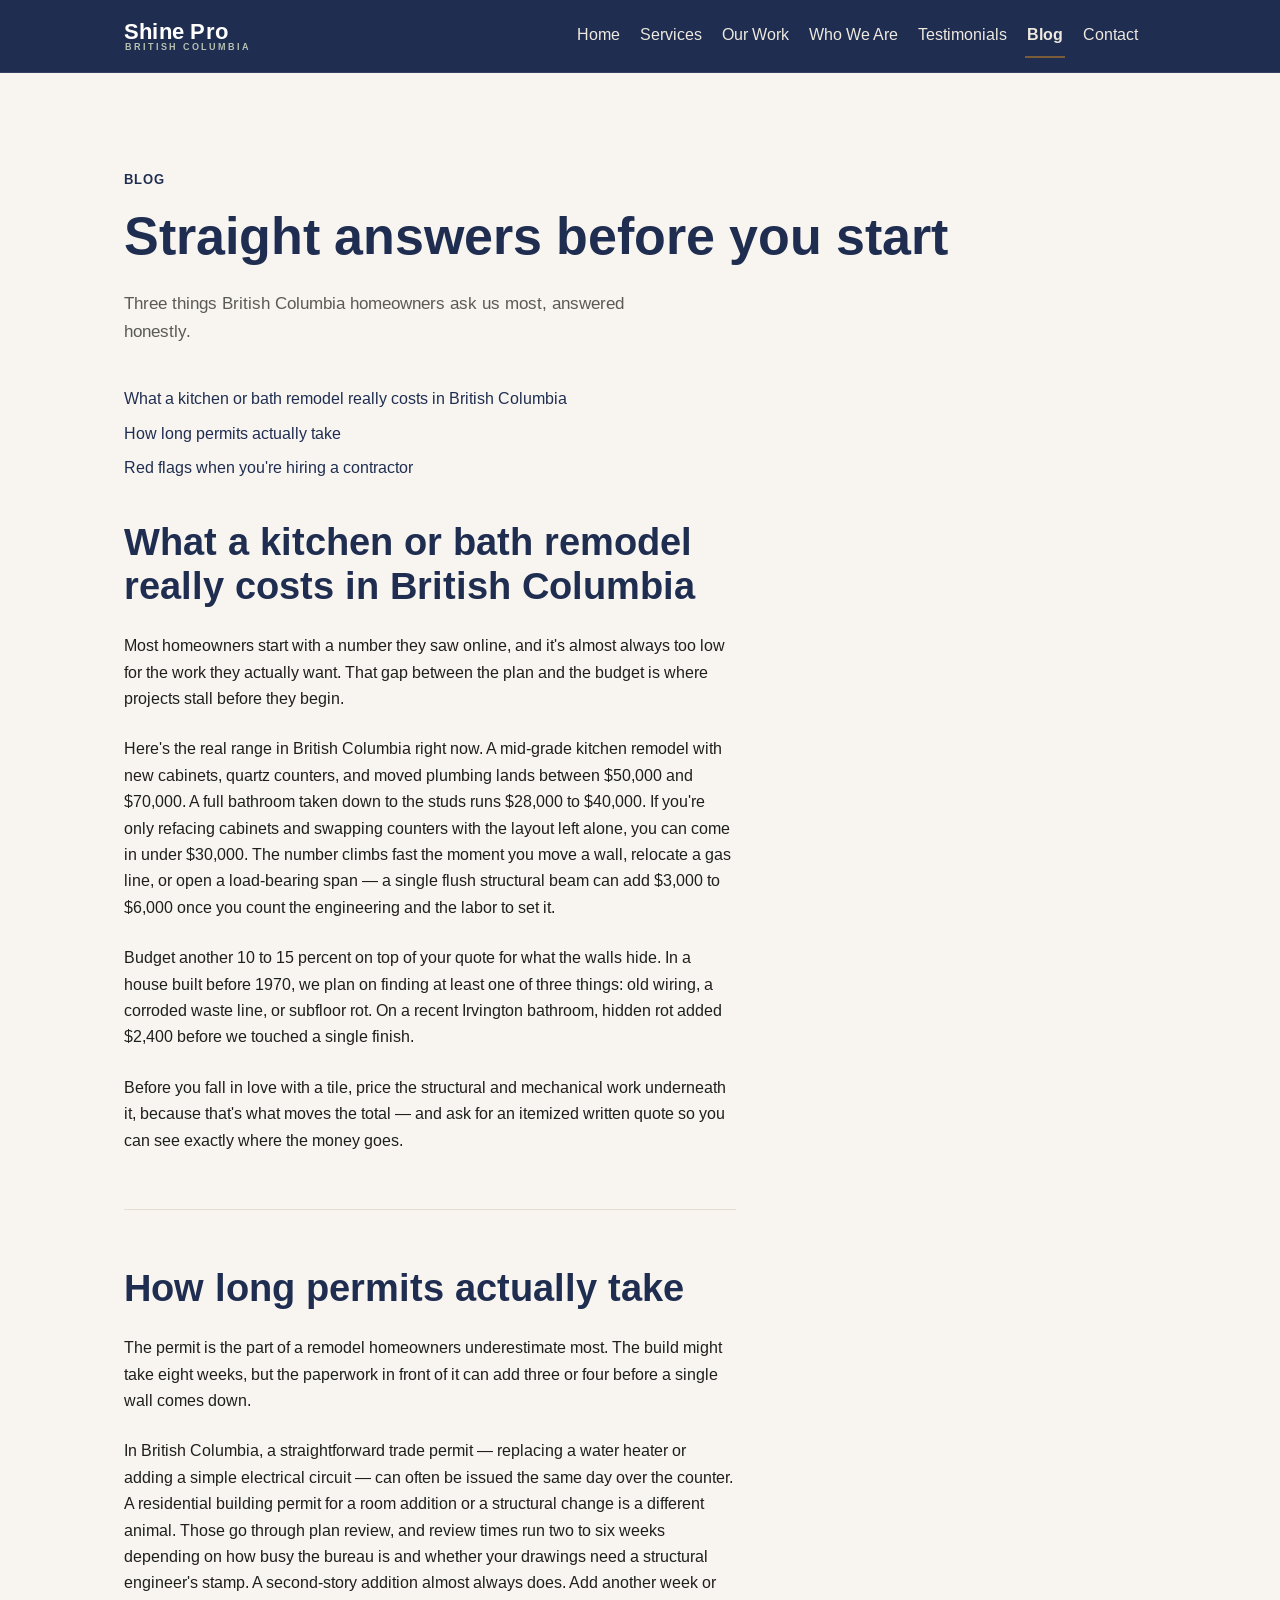
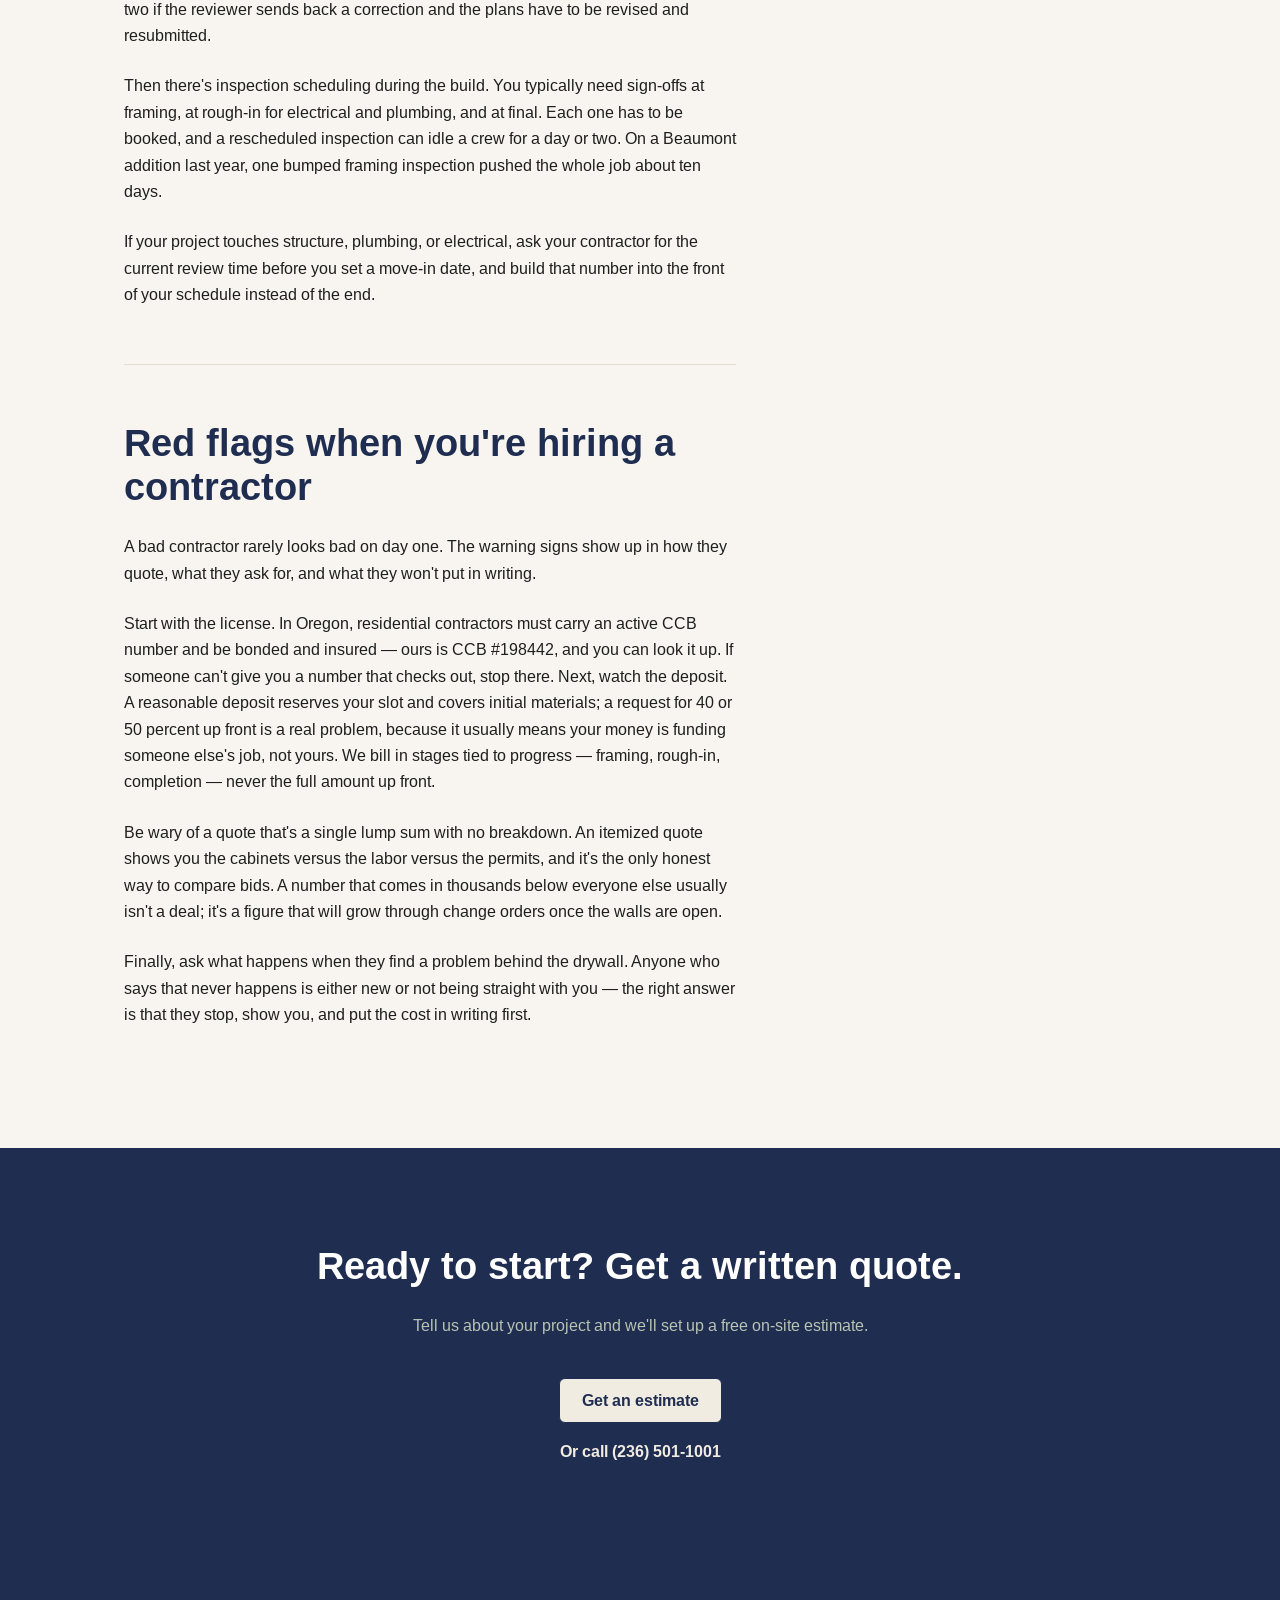
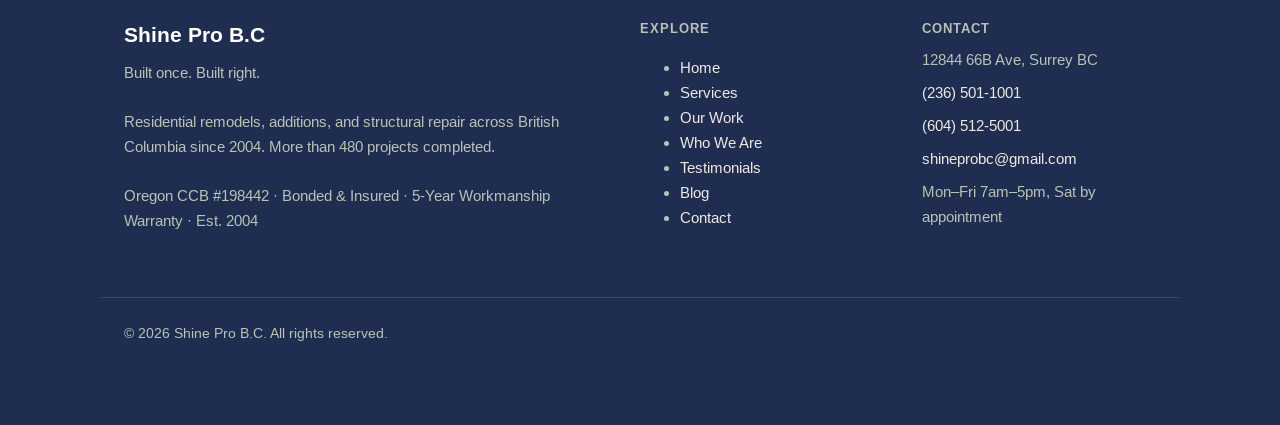
<file: blog.html>
<!doctype html>
<html lang="en">
<head>
  <meta charset="utf-8">
  <meta name="viewport" content="width=device-width, initial-scale=1">
  <meta name="color-scheme" content="light">
  <title>Blog — Shine Pro B.C</title>
  <meta name="description" content="Straight answers on remodel budgets, permit timelines, and hiring a contractor in British Columbia, from the crew at Shine Pro B.C.">
  <link rel="canonical" href="https://www.everwoodconstruction.com/blog.html">
  <link rel="icon" type="image/svg+xml" href="assets/favicon.svg">
  <link rel="apple-touch-icon" href="assets/apple-touch-icon.png">
  <link rel="preconnect" href="https://fonts.googleapis.com">
  <link rel="preconnect" href="https://fonts.gstatic.com" crossorigin>
  <!-- Fonts loaded non-render-blocking (font-display: swap); main.css is the only render-blocking stylesheet. -->
  <link rel="preload" as="style" href="https://fonts.googleapis.com/css2?family=Arimo:wght@400;500;600;700&display=swap">
  <link rel="stylesheet" href="https://fonts.googleapis.com/css2?family=Arimo:wght@400;500;600;700&display=swap" media="print" onload="this.media='all'">
  <noscript><link rel="stylesheet" href="https://fonts.googleapis.com/css2?family=Arimo:wght@400;500;600;700&display=swap"></noscript>
  <link rel="stylesheet" href="css/main.css">
  <!-- Analytics slot: paste your GA4 snippet here before launch.
       <script async src="https://www.googletagmanager.com/gtag/js?id=G-XXXXXXXXXX"></script>
       <script>window.dataLayer=window.dataLayer||[];function gtag(){dataLayer.push(arguments);}gtag('js',new Date());gtag('config','G-XXXXXXXXXX');</script> -->
</head>
<body>
<a class="skip-link" href="#main">Skip to content</a>
<header class="site-header">
  <div class="container header-inner">
    <a class="wordmark" href="index.html" aria-label="Shine Pro B.C — home">
      <svg class="wordmark-svg" viewBox="0 0 150 34" role="img" aria-hidden="true" focusable="false" height="34">
        <text x="0" y="20" font-family="'Arimo', Arial, sans-serif" font-weight="700" font-size="22" fill="#ffffff">Shine Pro</text>
        <text x="1" y="31" font-family="'Arimo', Arial, sans-serif" font-weight="600" font-size="9" letter-spacing="2" fill="#B9C3B4">BRITISH COLUMBIA</text>
      </svg>
    </a>
    <nav class="nav-desktop" aria-label="Primary">
      <ul><li><a href="index.html">Home</a></li><li><a href="services.html">Services</a></li><li><a href="projects.html">Our Work</a></li><li><a href="about.html">Who We Are</a></li><li><a href="testimonials.html">Testimonials</a></li><li><a href="blog.html" aria-current="page">Blog</a></li><li><a href="contact.html">Contact</a></li></ul>
    </nav>
    <div class="header-actions">
      <button class="nav-toggle" type="button" aria-label="Open menu" aria-expanded="false" aria-controls="drawer">
        <svg width="24" height="24" viewBox="0 0 24 24" aria-hidden="true" focusable="false"><path fill="currentColor" d="M3 6h18v2H3zm0 5h18v2H3zm0 5h18v2H3z"/></svg>
      </button>
    </div>
  </div>
  <div class="scrim"></div>
  <aside id="drawer" class="drawer" aria-label="Menu" aria-hidden="true">
    <div class="drawer-head">
      <span class="wordmark" aria-hidden="true">
        <svg class="wordmark-svg" viewBox="0 0 150 34" aria-hidden="true" focusable="false" height="34">
          <text x="0" y="20" font-family="'Arimo', Arial, sans-serif" font-weight="700" font-size="22" fill="#ffffff">Shine Pro</text>
          <text x="1" y="31" font-family="'Arimo', Arial, sans-serif" font-weight="600" font-size="9" letter-spacing="2" fill="#B9C3B4">BRITISH COLUMBIA</text>
        </svg>
      </span>
      <button class="nav-toggle drawer-close" type="button" aria-label="Close menu">
        <svg width="24" height="24" viewBox="0 0 24 24" aria-hidden="true" focusable="false"><path fill="currentColor" d="M6.4 5 5 6.4 10.6 12 5 17.6 6.4 19 12 13.4 17.6 19 19 17.6 13.4 12 19 6.4 17.6 5 12 10.6z"/></svg>
      </button>
    </div>
    <nav aria-label="Mobile">
      <ul><li><a href="index.html">Home</a></li><li><a href="services.html">Services</a></li><li><a href="projects.html">Our Work</a></li><li><a href="about.html">Who We Are</a></li><li><a href="testimonials.html">Testimonials</a></li><li><a href="blog.html" aria-current="page">Blog</a></li><li><a href="contact.html">Contact</a></li></ul>
    </nav>
    <div class="drawer-foot">
      <a class="drawer-phone" href="tel:+12365011001">Call (236) 501-1001</a>
      <a class="btn drawer-cta" href="contact.html">Get an estimate</a>
    </div>
  </aside>
</header>
<main id="main">

<section class="section" aria-labelledby="blog-heading">
  <div class="container">
    <p class="eyebrow">Blog</p>
    <h1 id="blog-heading">Straight answers before you start</h1>
    <p class="page-subhead">Three things British Columbia homeowners ask us most, answered honestly.</p>
    <ul class="post-index" style="margin-top:var(--space-5)">
      <li><a href="#remodel-budgeting">What a kitchen or bath remodel really costs in British Columbia</a></li>
      <li><a href="#permit-timelines">How long permits actually take</a></li>
      <li><a href="#contractor-red-flags">Red flags when you're hiring a contractor</a></li>
    </ul>

    <article class="article fade-up">
      <h2 id="remodel-budgeting">What a kitchen or bath remodel really costs in British Columbia</h2>
      <p>Most homeowners start with a number they saw online, and it's almost always too low for the work they actually want. That gap between the plan and the budget is where projects stall before they begin.</p>
      <p>Here's the real range in British Columbia right now. A mid-grade kitchen remodel with new cabinets, quartz counters, and moved plumbing lands between $50,000 and $70,000. A full bathroom taken down to the studs runs $28,000 to $40,000. If you're only refacing cabinets and swapping counters with the layout left alone, you can come in under $30,000. The number climbs fast the moment you move a wall, relocate a gas line, or open a load-bearing span — a single flush structural beam can add $3,000 to $6,000 once you count the engineering and the labor to set it.</p>
      <p>Budget another 10 to 15 percent on top of your quote for what the walls hide. In a house built before 1970, we plan on finding at least one of three things: old wiring, a corroded waste line, or subfloor rot. On a recent Irvington bathroom, hidden rot added $2,400 before we touched a single finish.</p>
      <p>Before you fall in love with a tile, price the structural and mechanical work underneath it, because that's what moves the total — and ask for an itemized written quote so you can see exactly where the money goes.</p>
    </article>

    <article class="article fade-up">
      <h2 id="permit-timelines">How long permits actually take</h2>
      <p>The permit is the part of a remodel homeowners underestimate most. The build might take eight weeks, but the paperwork in front of it can add three or four before a single wall comes down.</p>
      <p>In British Columbia, a straightforward trade permit — replacing a water heater or adding a simple electrical circuit — can often be issued the same day over the counter. A residential building permit for a room addition or a structural change is a different animal. Those go through plan review, and review times run two to six weeks depending on how busy the bureau is and whether your drawings need a structural engineer's stamp. A second-story addition almost always does. Add another week or two if the reviewer sends back a correction and the plans have to be revised and resubmitted.</p>
      <p>Then there's inspection scheduling during the build. You typically need sign-offs at framing, at rough-in for electrical and plumbing, and at final. Each one has to be booked, and a rescheduled inspection can idle a crew for a day or two. On a Beaumont addition last year, one bumped framing inspection pushed the whole job about ten days.</p>
      <p>If your project touches structure, plumbing, or electrical, ask your contractor for the current review time before you set a move-in date, and build that number into the front of your schedule instead of the end.</p>
    </article>

    <article class="article fade-up">
      <h2 id="contractor-red-flags">Red flags when you're hiring a contractor</h2>
      <p>A bad contractor rarely looks bad on day one. The warning signs show up in how they quote, what they ask for, and what they won't put in writing.</p>
      <p>Start with the license. In Oregon, residential contractors must carry an active CCB number and be bonded and insured — ours is CCB #198442, and you can look it up. If someone can't give you a number that checks out, stop there. Next, watch the deposit. A reasonable deposit reserves your slot and covers initial materials; a request for 40 or 50 percent up front is a real problem, because it usually means your money is funding someone else's job, not yours. We bill in stages tied to progress — framing, rough-in, completion — never the full amount up front.</p>
      <p>Be wary of a quote that's a single lump sum with no breakdown. An itemized quote shows you the cabinets versus the labor versus the permits, and it's the only honest way to compare bids. A number that comes in thousands below everyone else usually isn't a deal; it's a figure that will grow through change orders once the walls are open.</p>
      <p>Finally, ask what happens when they find a problem behind the drywall. Anyone who says that never happens is either new or not being straight with you — the right answer is that they stop, show you, and put the cost in writing first.</p>
    </article>
  </div>
</section>

</main>

<section class="cta-block section" aria-labelledby="cta-heading">
  <div class="container">
    <h2 id="cta-heading">Ready to start? Get a written quote.</h2>
    <p>Tell us about your project and we'll set up a free on-site estimate.</p>
    <a class="btn" href="contact.html">Get an estimate</a>
    <a class="cta-phone" href="tel:+12365011001">Or call (236) 501-1001</a>
  </div>
</section>
<footer class="site-footer">
  <div class="container footer-grid">
    <div class="footer-brand">
      <p class="f-name">Shine Pro B.C</p>
      <p>Built once. Built right.</p>
      <p>Residential remodels, additions, and structural repair across British Columbia since 2004. More than 480 projects completed.</p>
      <p>Oregon CCB #198442 · Bonded &amp; Insured · 5-Year Workmanship Warranty · Est. 2004</p>
    </div>
    <nav class="footer-nav" aria-label="Footer">
      <p class="footer-heading">Explore</p>
      <ul><li><a href="index.html">Home</a></li><li><a href="services.html">Services</a></li><li><a href="projects.html">Our Work</a></li><li><a href="about.html">Who We Are</a></li><li><a href="testimonials.html">Testimonials</a></li><li><a href="blog.html">Blog</a></li><li><a href="contact.html">Contact</a></li></ul>
    </nav>
    <div class="footer-contact">
      <p class="footer-heading">Contact</p>
      <p>12844 66B Ave, Surrey BC</p>
      <p><a href="tel:+12365011001">(236) 501-1001</a></p>
      <p><a href="tel:+16045125001">(604) 512-5001</a></p>
      <p><a href="mailto:shineprobc@gmail.com">shineprobc@gmail.com</a></p>
      <p>Mon–Fri 7am–5pm, Sat by appointment</p>
    </div>
  </div>
  <div class="container footer-bottom">
    <p>&copy; 2026 Shine Pro B.C. All rights reserved.</p>
  </div>
</footer>
<nav class="mobile-bar" aria-label="Quick actions">
  <a class="mb-call" href="tel:+12365011001">
    <svg width="18" height="18" viewBox="0 0 24 24" aria-hidden="true" focusable="false"><path fill="currentColor" d="M6.6 10.8a15 15 0 0 0 6.6 6.6l2.2-2.2a1 1 0 0 1 1-.25 11.4 11.4 0 0 0 3.6.58 1 1 0 0 1 1 1V20a1 1 0 0 1-1 1A17 17 0 0 1 3 4a1 1 0 0 1 1-1h3.5a1 1 0 0 1 1 1 11.4 11.4 0 0 0 .58 3.6 1 1 0 0 1-.25 1z"/></svg>
    Call (236) 501-1001
  </a>
  <a class="btn mb-quote" href="contact.html">Get an estimate</a>
</nav>
<script src="js/main.js" defer></script>
</body>
</html>
</file>
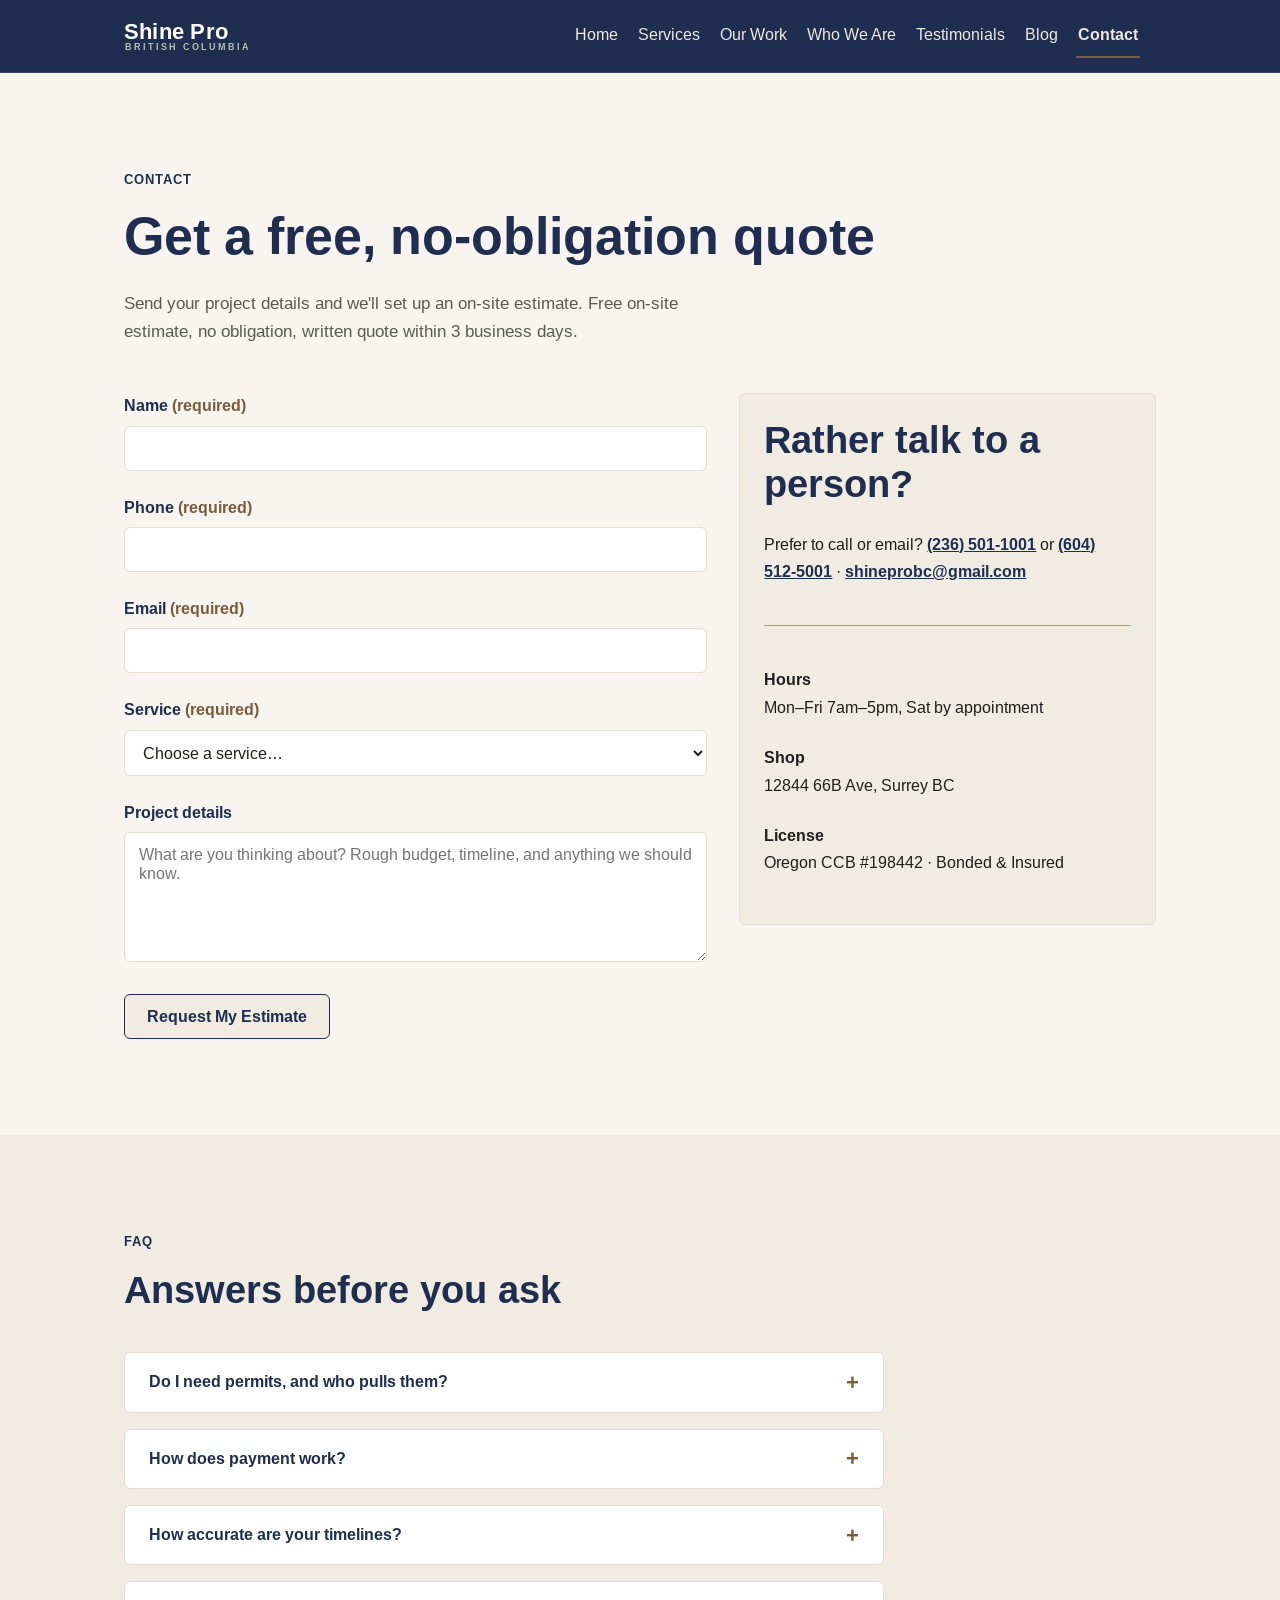
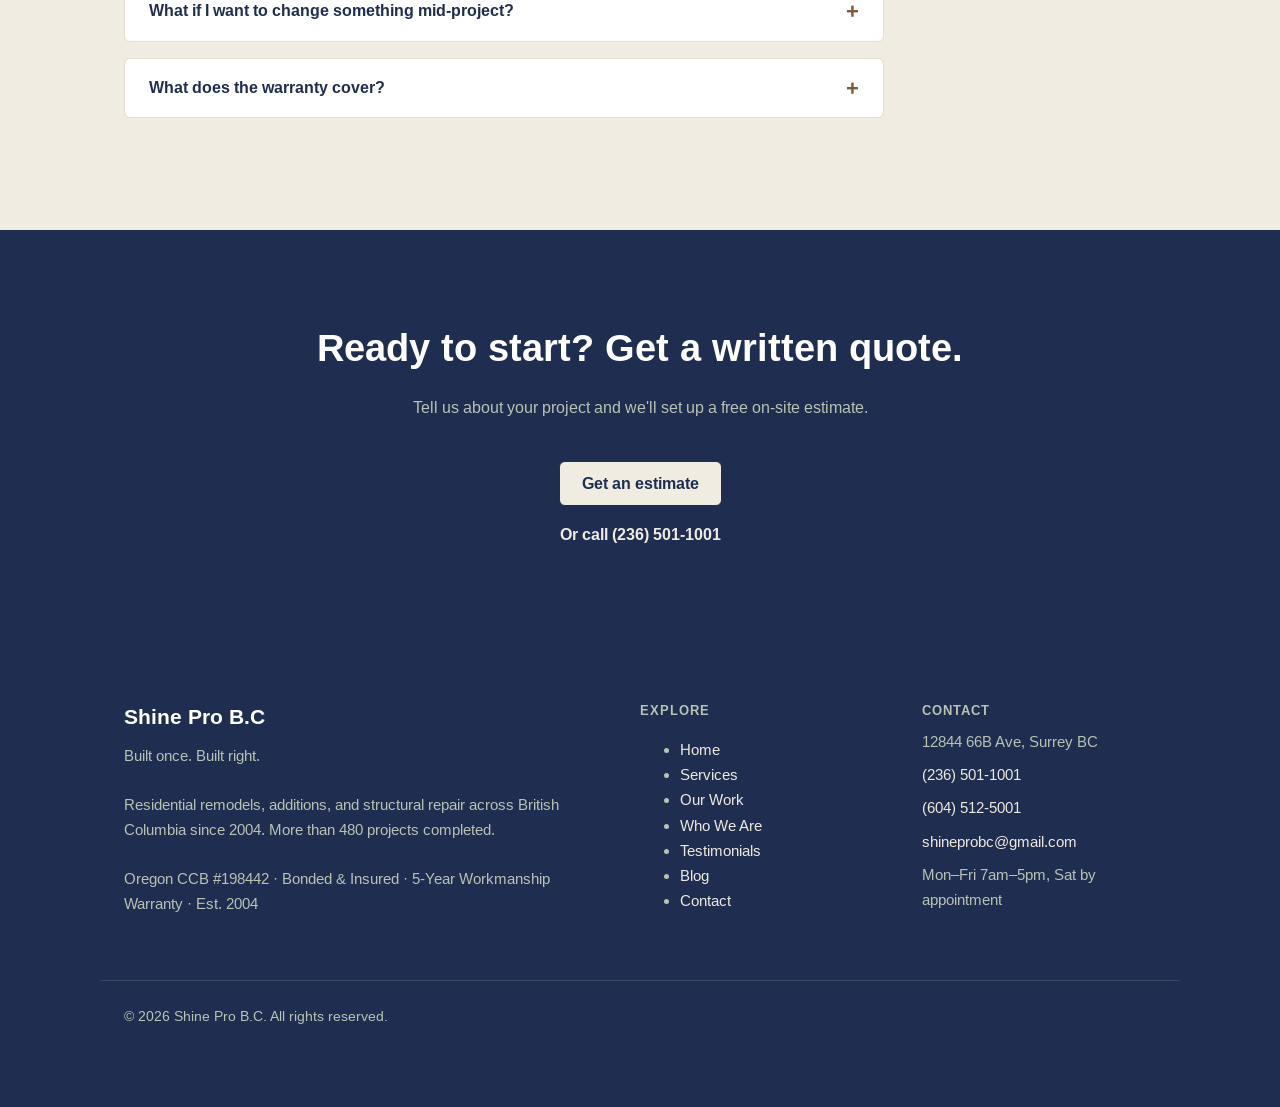
<file: contact.html>
<!doctype html>
<html lang="en">
<head>
  <meta charset="utf-8">
  <meta name="viewport" content="width=device-width, initial-scale=1">
  <meta name="color-scheme" content="light">
  <title>Contact &amp; Free Quote — Shine Pro B.C</title>
  <meta name="description" content="Request a free on-site estimate from Shine Pro B.C. Call (236) 501-1001 or send your project details for a written quote within 3 business days.">
  <link rel="canonical" href="https://www.everwoodconstruction.com/contact.html">
  <link rel="icon" type="image/svg+xml" href="assets/favicon.svg">
  <link rel="apple-touch-icon" href="assets/apple-touch-icon.png">
  <link rel="preconnect" href="https://fonts.googleapis.com">
  <link rel="preconnect" href="https://fonts.gstatic.com" crossorigin>
  <!-- Fonts loaded non-render-blocking (font-display: swap); main.css is the only render-blocking stylesheet. -->
  <link rel="preload" as="style" href="https://fonts.googleapis.com/css2?family=Arimo:wght@400;500;600;700&display=swap">
  <link rel="stylesheet" href="https://fonts.googleapis.com/css2?family=Arimo:wght@400;500;600;700&display=swap" media="print" onload="this.media='all'">
  <noscript><link rel="stylesheet" href="https://fonts.googleapis.com/css2?family=Arimo:wght@400;500;600;700&display=swap"></noscript>
  <link rel="stylesheet" href="css/main.css">
  <!-- Analytics slot: paste your GA4 snippet here before launch.
       <script async src="https://www.googletagmanager.com/gtag/js?id=G-XXXXXXXXXX"></script>
       <script>window.dataLayer=window.dataLayer||[];function gtag(){dataLayer.push(arguments);}gtag('js',new Date());gtag('config','G-XXXXXXXXXX');</script> -->
</head>
<body>
<a class="skip-link" href="#main">Skip to content</a>
<header class="site-header">
  <div class="container header-inner">
    <a class="wordmark" href="index.html" aria-label="Shine Pro B.C — home">
      <svg class="wordmark-svg" viewBox="0 0 150 34" role="img" aria-hidden="true" focusable="false" height="34">
        <text x="0" y="20" font-family="'Arimo', Arial, sans-serif" font-weight="700" font-size="22" fill="#ffffff">Shine Pro</text>
        <text x="1" y="31" font-family="'Arimo', Arial, sans-serif" font-weight="600" font-size="9" letter-spacing="2" fill="#B9C3B4">BRITISH COLUMBIA</text>
      </svg>
    </a>
    <nav class="nav-desktop" aria-label="Primary">
      <ul><li><a href="index.html">Home</a></li><li><a href="services.html">Services</a></li><li><a href="projects.html">Our Work</a></li><li><a href="about.html">Who We Are</a></li><li><a href="testimonials.html">Testimonials</a></li><li><a href="blog.html">Blog</a></li><li><a href="contact.html" aria-current="page">Contact</a></li></ul>
    </nav>
    <div class="header-actions">
      <button class="nav-toggle" type="button" aria-label="Open menu" aria-expanded="false" aria-controls="drawer">
        <svg width="24" height="24" viewBox="0 0 24 24" aria-hidden="true" focusable="false"><path fill="currentColor" d="M3 6h18v2H3zm0 5h18v2H3zm0 5h18v2H3z"/></svg>
      </button>
    </div>
  </div>
  <div class="scrim"></div>
  <aside id="drawer" class="drawer" aria-label="Menu" aria-hidden="true">
    <div class="drawer-head">
      <span class="wordmark" aria-hidden="true">
        <svg class="wordmark-svg" viewBox="0 0 150 34" aria-hidden="true" focusable="false" height="34">
          <text x="0" y="20" font-family="'Arimo', Arial, sans-serif" font-weight="700" font-size="22" fill="#ffffff">Shine Pro</text>
          <text x="1" y="31" font-family="'Arimo', Arial, sans-serif" font-weight="600" font-size="9" letter-spacing="2" fill="#B9C3B4">BRITISH COLUMBIA</text>
        </svg>
      </span>
      <button class="nav-toggle drawer-close" type="button" aria-label="Close menu">
        <svg width="24" height="24" viewBox="0 0 24 24" aria-hidden="true" focusable="false"><path fill="currentColor" d="M6.4 5 5 6.4 10.6 12 5 17.6 6.4 19 12 13.4 17.6 19 19 17.6 13.4 12 19 6.4 17.6 5 12 10.6z"/></svg>
      </button>
    </div>
    <nav aria-label="Mobile">
      <ul><li><a href="index.html">Home</a></li><li><a href="services.html">Services</a></li><li><a href="projects.html">Our Work</a></li><li><a href="about.html">Who We Are</a></li><li><a href="testimonials.html">Testimonials</a></li><li><a href="blog.html">Blog</a></li><li><a href="contact.html" aria-current="page">Contact</a></li></ul>
    </nav>
    <div class="drawer-foot">
      <a class="drawer-phone" href="tel:+12365011001">Call (236) 501-1001</a>
      <a class="btn drawer-cta" href="contact.html">Get an estimate</a>
    </div>
  </aside>
</header>
<main id="main">

<section class="section" aria-labelledby="contact-heading">
  <div class="container">
    <p class="eyebrow">Contact</p>
    <h1 id="contact-heading">Get a free, no-obligation quote</h1>
    <p class="page-subhead">Send your project details and we'll set up an on-site estimate. Free on-site estimate, no obligation, written quote within 3 business days.</p>

    <div class="form-layout" style="margin-top:var(--space-6)">
      <div>
        <div id="form-status" class="form-confirm" role="status" aria-live="polite" hidden></div>
        <!-- GO LIVE: this form posts to the Formspree endpoint in the action below;
             js/main.js auto-detects it and sends (a placeholder containing
             "your-form-id" would keep it in demo mode instead). To reskin for another
             client, create a new Formspree form and swap the endpoint here. -->
        <form id="quote-form" action="https://formspree.io/f/xojogkyg" method="post" novalidate>
          <!-- Honeypot: bots fill this hidden field; Formspree then drops the submission. -->
          <input type="text" name="_gotcha" tabindex="-1" autocomplete="off" aria-hidden="true" style="position:absolute;left:-9999px;width:1px;height:1px">
          <input type="hidden" name="_subject" value="New estimate request from everwoodconstruction.com">
          <div class="field">
            <label for="name">Name <span class="req">(required)</span></label>
            <input id="name" name="name" type="text" autocomplete="name" required aria-required="true" aria-describedby="name-error">
            <span class="error-msg" id="name-error" role="alert"></span>
          </div>
          <div class="field">
            <label for="phone">Phone <span class="req">(required)</span></label>
            <input id="phone" name="phone" type="tel" inputmode="tel" autocomplete="tel" required aria-required="true" aria-describedby="phone-error">
            <span class="error-msg" id="phone-error" role="alert"></span>
          </div>
          <div class="field">
            <label for="email">Email <span class="req">(required)</span></label>
            <input id="email" name="email" type="email" inputmode="email" autocomplete="email" required aria-required="true" aria-describedby="email-error">
            <span class="error-msg" id="email-error" role="alert"></span>
          </div>
          <div class="field">
            <label for="service">Service <span class="req">(required)</span></label>
            <!-- Options are written statically to match the services array in js/client-data.js (no runtime population). -->
            <select id="service" name="service" required aria-required="true" aria-describedby="service-error">
            <option value="" disabled selected>Choose a service…</option>
            <option value="Kitchen remodels">Kitchen remodels</option>
            <option value="Bathroom renovations">Bathroom renovations</option>
            <option value="Room additions">Room additions</option>
            <option value="Full-home renovations">Full-home renovations</option>
            <option value="Decks &amp; outdoor structures">Decks &amp; outdoor structures</option>
            <option value="Structural repair">Structural repair</option>
            </select>
            <span class="error-msg" id="service-error" role="alert"></span>
          </div>
          <div class="field">
            <label for="details">Project details</label>
            <textarea id="details" name="details" autocomplete="off" placeholder="What are you thinking about? Rough budget, timeline, and anything we should know."></textarea>
          </div>
          <button class="btn" type="submit">Request My Estimate</button>
          <p class="form-hint" id="form-demo-hint" style="margin-top:var(--space-2)">Demo mode: submissions are saved only in your browser until a form backend is connected.</p>
        </form>
      </div>

      <aside class="form-aside">
        <h2>Rather talk to a person?</h2>
        <p>Prefer to call or email? <a href="tel:+12365011001">(236) 501-1001</a> or <a href="tel:+16045125001">(604) 512-5001</a> · <a href="mailto:shineprobc@gmail.com">shineprobc@gmail.com</a></p>
        <hr>
        <p><strong>Hours</strong><br>Mon–Fri 7am–5pm, Sat by appointment</p>
        <p><strong>Shop</strong><br>12844 66B Ave, Surrey BC</p>
        <p><strong>License</strong><br>Oregon CCB #198442 · Bonded &amp; Insured</p>
      </aside>
    </div>
  </div>
</section>

<section class="section section--alt" aria-labelledby="faq-heading">
  <div class="container">
    <p class="eyebrow">FAQ</p>
    <h2 id="faq-heading">Answers before you ask</h2>
    <div class="faq" style="margin-top:var(--space-5); max-width:760px">
      <details>
        <summary>Do I need permits, and who pulls them?</summary>
        <div class="faq-a"><p>Most structural, electrical, and plumbing work in British Columbia needs a permit, and we pull them under our license (Oregon CCB #198442). A typical residential building permit runs $300 to $1,200 depending on scope and valuation. We don't start permitted work without the approved permit in hand.</p></div>
      </details>
      <details>
        <summary>How does payment work?</summary>
        <div class="faq-a"><p>We bill in stages tied to progress, not calendar dates. A typical schedule is a deposit to reserve your slot, then draws at framing, rough-in, and substantial completion, with the final payment after your walkthrough. We never ask for the full amount up front.</p></div>
      </details>
      <details>
        <summary>How accurate are your timelines?</summary>
        <div class="faq-a"><p>The written timeline is our honest estimate, and we hit it most of the time. Delays usually come from two places: permit review and inspection scheduling, and special-order materials like custom cabinets, which can run 6 to 10 weeks. We flag both early rather than at the end.</p></div>
      </details>
      <details>
        <summary>What if I want to change something mid-project?</summary>
        <div class="faq-a"><p>Changes happen. Any change to the scope gets its own written change order with the added cost and time spelled out before we do the work. Nothing lands on your bill that you didn't sign off on first.</p></div>
      </details>
      <details>
        <summary>What does the warranty cover?</summary>
        <div class="faq-a"><p>Our 5-year workmanship warranty covers the labor and installation we performed — if something we built fails, we come back and fix it. Manufacturer warranties on products like appliances and windows are separate, and we register those in your name.</p></div>
      </details>
    </div>
  </div>
</section>

</main>

<section class="cta-block section" aria-labelledby="cta-heading">
  <div class="container">
    <h2 id="cta-heading">Ready to start? Get a written quote.</h2>
    <p>Tell us about your project and we'll set up a free on-site estimate.</p>
    <a class="btn" href="contact.html">Get an estimate</a>
    <a class="cta-phone" href="tel:+12365011001">Or call (236) 501-1001</a>
  </div>
</section>
<footer class="site-footer">
  <div class="container footer-grid">
    <div class="footer-brand">
      <p class="f-name">Shine Pro B.C</p>
      <p>Built once. Built right.</p>
      <p>Residential remodels, additions, and structural repair across British Columbia since 2004. More than 480 projects completed.</p>
      <p>Oregon CCB #198442 · Bonded &amp; Insured · 5-Year Workmanship Warranty · Est. 2004</p>
    </div>
    <nav class="footer-nav" aria-label="Footer">
      <p class="footer-heading">Explore</p>
      <ul><li><a href="index.html">Home</a></li><li><a href="services.html">Services</a></li><li><a href="projects.html">Our Work</a></li><li><a href="about.html">Who We Are</a></li><li><a href="testimonials.html">Testimonials</a></li><li><a href="blog.html">Blog</a></li><li><a href="contact.html">Contact</a></li></ul>
    </nav>
    <div class="footer-contact">
      <p class="footer-heading">Contact</p>
      <p>12844 66B Ave, Surrey BC</p>
      <p><a href="tel:+12365011001">(236) 501-1001</a></p>
      <p><a href="tel:+16045125001">(604) 512-5001</a></p>
      <p><a href="mailto:shineprobc@gmail.com">shineprobc@gmail.com</a></p>
      <p>Mon–Fri 7am–5pm, Sat by appointment</p>
    </div>
  </div>
  <div class="container footer-bottom">
    <p>&copy; 2026 Shine Pro B.C. All rights reserved.</p>
  </div>
</footer>
<nav class="mobile-bar" aria-label="Quick actions">
  <a class="mb-call" href="tel:+12365011001">
    <svg width="18" height="18" viewBox="0 0 24 24" aria-hidden="true" focusable="false"><path fill="currentColor" d="M6.6 10.8a15 15 0 0 0 6.6 6.6l2.2-2.2a1 1 0 0 1 1-.25 11.4 11.4 0 0 0 3.6.58 1 1 0 0 1 1 1V20a1 1 0 0 1-1 1A17 17 0 0 1 3 4a1 1 0 0 1 1-1h3.5a1 1 0 0 1 1 1 11.4 11.4 0 0 0 .58 3.6 1 1 0 0 1-.25 1z"/></svg>
    Call (236) 501-1001
  </a>
  <a class="btn mb-quote" href="#quote-form">Get an estimate</a>
</nav>
<script src="js/main.js" defer></script>
</body>
</html>
</file>
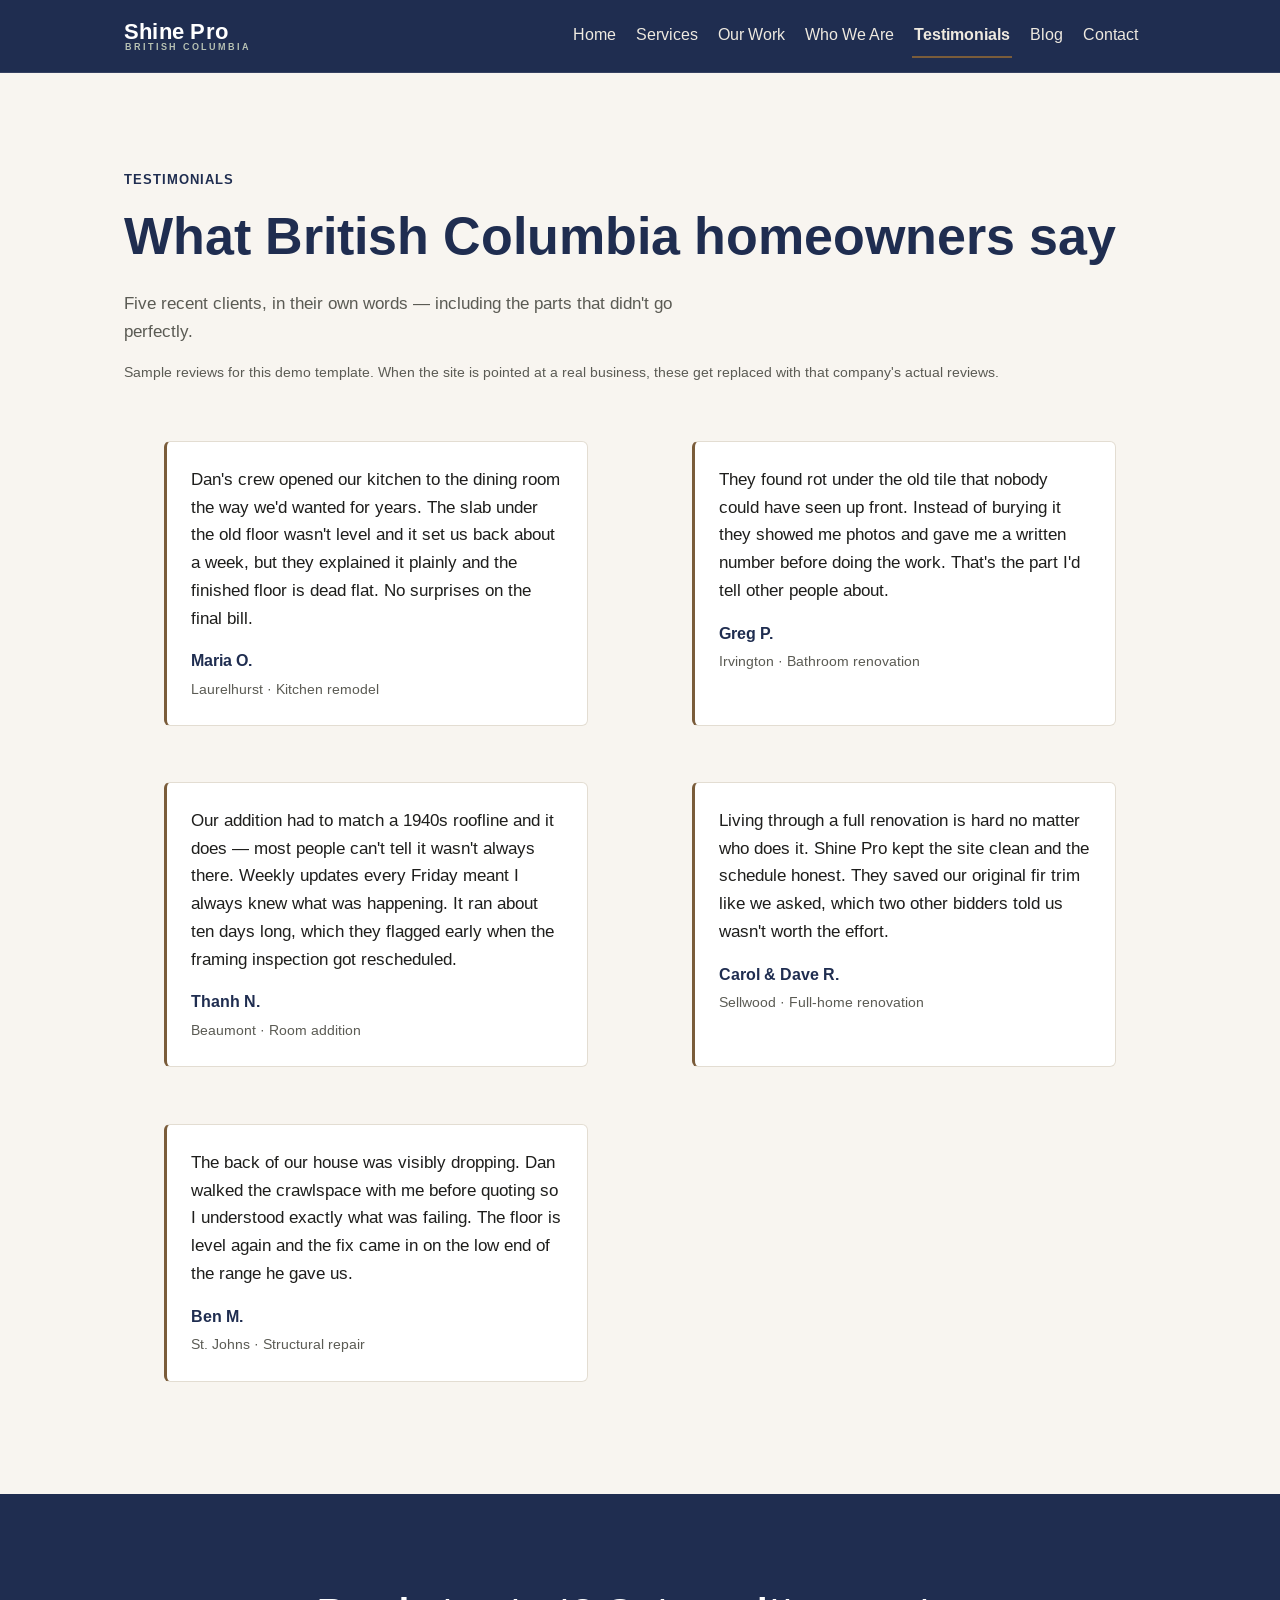
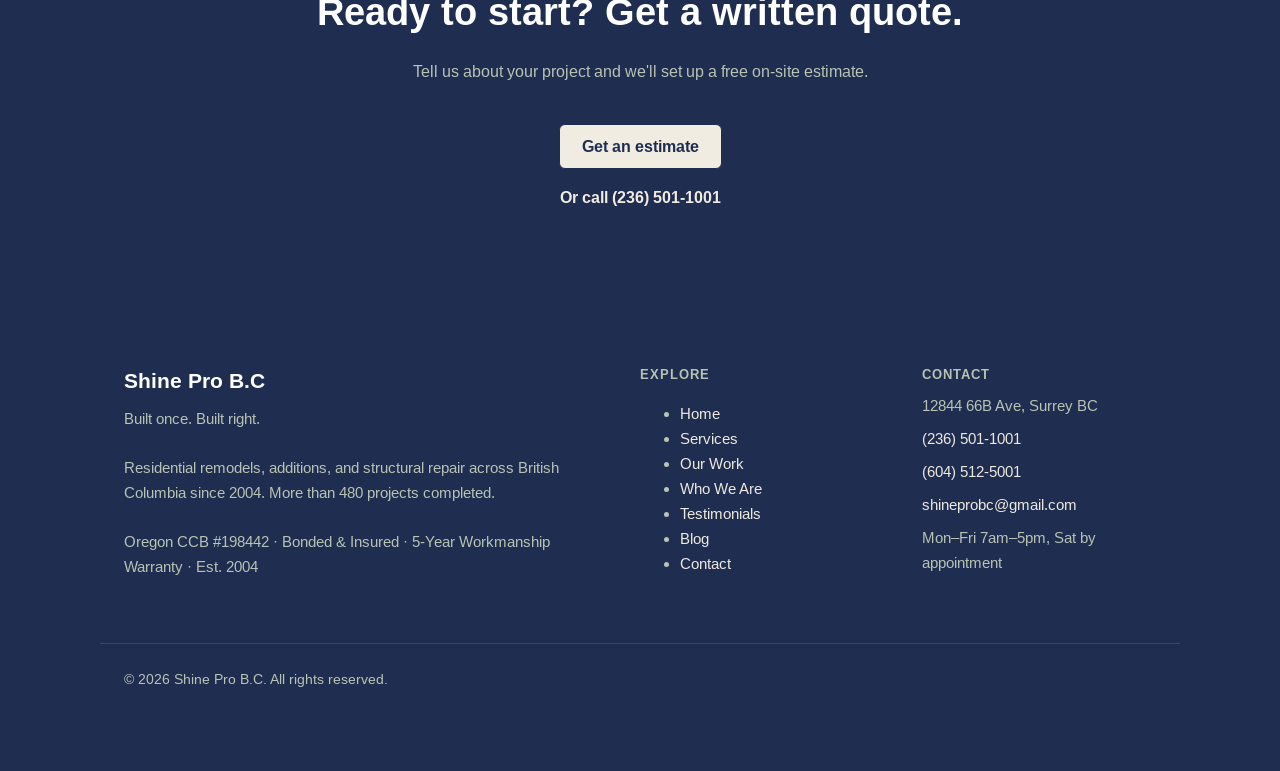
<file: testimonials.html>
<!doctype html>
<html lang="en">
<head>
  <meta charset="utf-8">
  <meta name="viewport" content="width=device-width, initial-scale=1">
  <meta name="color-scheme" content="light">
  <title>Testimonials — Shine Pro B.C</title>
  <meta name="description" content="What British Columbia homeowners say about working with Shine Pro B.C on their kitchen, bath, addition, and structural projects.">
  <link rel="canonical" href="https://www.everwoodconstruction.com/testimonials.html">
  <link rel="icon" type="image/svg+xml" href="assets/favicon.svg">
  <link rel="apple-touch-icon" href="assets/apple-touch-icon.png">
  <link rel="preconnect" href="https://fonts.googleapis.com">
  <link rel="preconnect" href="https://fonts.gstatic.com" crossorigin>
  <!-- Fonts loaded non-render-blocking (font-display: swap); main.css is the only render-blocking stylesheet. -->
  <link rel="preload" as="style" href="https://fonts.googleapis.com/css2?family=Arimo:wght@400;500;600;700&display=swap">
  <link rel="stylesheet" href="https://fonts.googleapis.com/css2?family=Arimo:wght@400;500;600;700&display=swap" media="print" onload="this.media='all'">
  <noscript><link rel="stylesheet" href="https://fonts.googleapis.com/css2?family=Arimo:wght@400;500;600;700&display=swap"></noscript>
  <link rel="stylesheet" href="css/main.css">
  <!-- Analytics slot: paste your GA4 snippet here before launch.
       <script async src="https://www.googletagmanager.com/gtag/js?id=G-XXXXXXXXXX"></script>
       <script>window.dataLayer=window.dataLayer||[];function gtag(){dataLayer.push(arguments);}gtag('js',new Date());gtag('config','G-XXXXXXXXXX');</script> -->
</head>
<body>
<a class="skip-link" href="#main">Skip to content</a>
<header class="site-header">
  <div class="container header-inner">
    <a class="wordmark" href="index.html" aria-label="Shine Pro B.C — home">
      <svg class="wordmark-svg" viewBox="0 0 150 34" role="img" aria-hidden="true" focusable="false" height="34">
        <text x="0" y="20" font-family="'Arimo', Arial, sans-serif" font-weight="700" font-size="22" fill="#ffffff">Shine Pro</text>
        <text x="1" y="31" font-family="'Arimo', Arial, sans-serif" font-weight="600" font-size="9" letter-spacing="2" fill="#B9C3B4">BRITISH COLUMBIA</text>
      </svg>
    </a>
    <nav class="nav-desktop" aria-label="Primary">
      <ul><li><a href="index.html">Home</a></li><li><a href="services.html">Services</a></li><li><a href="projects.html">Our Work</a></li><li><a href="about.html">Who We Are</a></li><li><a href="testimonials.html" aria-current="page">Testimonials</a></li><li><a href="blog.html">Blog</a></li><li><a href="contact.html">Contact</a></li></ul>
    </nav>
    <div class="header-actions">
      <button class="nav-toggle" type="button" aria-label="Open menu" aria-expanded="false" aria-controls="drawer">
        <svg width="24" height="24" viewBox="0 0 24 24" aria-hidden="true" focusable="false"><path fill="currentColor" d="M3 6h18v2H3zm0 5h18v2H3zm0 5h18v2H3z"/></svg>
      </button>
    </div>
  </div>
  <div class="scrim"></div>
  <aside id="drawer" class="drawer" aria-label="Menu" aria-hidden="true">
    <div class="drawer-head">
      <span class="wordmark" aria-hidden="true">
        <svg class="wordmark-svg" viewBox="0 0 150 34" aria-hidden="true" focusable="false" height="34">
          <text x="0" y="20" font-family="'Arimo', Arial, sans-serif" font-weight="700" font-size="22" fill="#ffffff">Shine Pro</text>
          <text x="1" y="31" font-family="'Arimo', Arial, sans-serif" font-weight="600" font-size="9" letter-spacing="2" fill="#B9C3B4">BRITISH COLUMBIA</text>
        </svg>
      </span>
      <button class="nav-toggle drawer-close" type="button" aria-label="Close menu">
        <svg width="24" height="24" viewBox="0 0 24 24" aria-hidden="true" focusable="false"><path fill="currentColor" d="M6.4 5 5 6.4 10.6 12 5 17.6 6.4 19 12 13.4 17.6 19 19 17.6 13.4 12 19 6.4 17.6 5 12 10.6z"/></svg>
      </button>
    </div>
    <nav aria-label="Mobile">
      <ul><li><a href="index.html">Home</a></li><li><a href="services.html">Services</a></li><li><a href="projects.html">Our Work</a></li><li><a href="about.html">Who We Are</a></li><li><a href="testimonials.html" aria-current="page">Testimonials</a></li><li><a href="blog.html">Blog</a></li><li><a href="contact.html">Contact</a></li></ul>
    </nav>
    <div class="drawer-foot">
      <a class="drawer-phone" href="tel:+12365011001">Call (236) 501-1001</a>
      <a class="btn drawer-cta" href="contact.html">Get an estimate</a>
    </div>
  </aside>
</header>
<main id="main">

<section class="section" aria-labelledby="rev-heading">
  <div class="container">
    <p class="eyebrow">Testimonials</p>
    <h1 id="rev-heading">What British Columbia homeowners say</h1>
    <p class="page-subhead">Five recent clients, in their own words — including the parts that didn't go perfectly.</p>
    <p class="form-hint" style="margin-top:var(--space-2)">Sample reviews for this demo template. When the site is pointed at a real business, these get replaced with that company's actual reviews.</p>
    <div class="grid grid-2" style="margin-top:var(--space-5)">
      <figure class="testimonial fade-up">
        <blockquote>Dan's crew opened our kitchen to the dining room the way we'd wanted for years. The slab under the old floor wasn't level and it set us back about a week, but they explained it plainly and the finished floor is dead flat. No surprises on the final bill.</blockquote>
        <figcaption>
          <cite>Maria O.</cite>
          <span class="t-meta">Laurelhurst · Kitchen remodel</span>
        </figcaption>
      </figure>
      <figure class="testimonial fade-up">
        <blockquote>They found rot under the old tile that nobody could have seen up front. Instead of burying it they showed me photos and gave me a written number before doing the work. That's the part I'd tell other people about.</blockquote>
        <figcaption>
          <cite>Greg P.</cite>
          <span class="t-meta">Irvington · Bathroom renovation</span>
        </figcaption>
      </figure>
      <figure class="testimonial fade-up">
        <blockquote>Our addition had to match a 1940s roofline and it does — most people can't tell it wasn't always there. Weekly updates every Friday meant I always knew what was happening. It ran about ten days long, which they flagged early when the framing inspection got rescheduled.</blockquote>
        <figcaption>
          <cite>Thanh N.</cite>
          <span class="t-meta">Beaumont · Room addition</span>
        </figcaption>
      </figure>
      <figure class="testimonial fade-up">
        <blockquote>Living through a full renovation is hard no matter who does it. Shine Pro kept the site clean and the schedule honest. They saved our original fir trim like we asked, which two other bidders told us wasn't worth the effort.</blockquote>
        <figcaption>
          <cite>Carol &amp; Dave R.</cite>
          <span class="t-meta">Sellwood · Full-home renovation</span>
        </figcaption>
      </figure>
      <figure class="testimonial fade-up">
        <blockquote>The back of our house was visibly dropping. Dan walked the crawlspace with me before quoting so I understood exactly what was failing. The floor is level again and the fix came in on the low end of the range he gave us.</blockquote>
        <figcaption>
          <cite>Ben M.</cite>
          <span class="t-meta">St. Johns · Structural repair</span>
        </figcaption>
      </figure>
    </div>
  </div>
</section>

</main>

<section class="cta-block section" aria-labelledby="cta-heading">
  <div class="container">
    <h2 id="cta-heading">Ready to start? Get a written quote.</h2>
    <p>Tell us about your project and we'll set up a free on-site estimate.</p>
    <a class="btn" href="contact.html">Get an estimate</a>
    <a class="cta-phone" href="tel:+12365011001">Or call (236) 501-1001</a>
  </div>
</section>
<footer class="site-footer">
  <div class="container footer-grid">
    <div class="footer-brand">
      <p class="f-name">Shine Pro B.C</p>
      <p>Built once. Built right.</p>
      <p>Residential remodels, additions, and structural repair across British Columbia since 2004. More than 480 projects completed.</p>
      <p>Oregon CCB #198442 · Bonded &amp; Insured · 5-Year Workmanship Warranty · Est. 2004</p>
    </div>
    <nav class="footer-nav" aria-label="Footer">
      <p class="footer-heading">Explore</p>
      <ul><li><a href="index.html">Home</a></li><li><a href="services.html">Services</a></li><li><a href="projects.html">Our Work</a></li><li><a href="about.html">Who We Are</a></li><li><a href="testimonials.html">Testimonials</a></li><li><a href="blog.html">Blog</a></li><li><a href="contact.html">Contact</a></li></ul>
    </nav>
    <div class="footer-contact">
      <p class="footer-heading">Contact</p>
      <p>12844 66B Ave, Surrey BC</p>
      <p><a href="tel:+12365011001">(236) 501-1001</a></p>
      <p><a href="tel:+16045125001">(604) 512-5001</a></p>
      <p><a href="mailto:shineprobc@gmail.com">shineprobc@gmail.com</a></p>
      <p>Mon–Fri 7am–5pm, Sat by appointment</p>
    </div>
  </div>
  <div class="container footer-bottom">
    <p>&copy; 2026 Shine Pro B.C. All rights reserved.</p>
  </div>
</footer>
<nav class="mobile-bar" aria-label="Quick actions">
  <a class="mb-call" href="tel:+12365011001">
    <svg width="18" height="18" viewBox="0 0 24 24" aria-hidden="true" focusable="false"><path fill="currentColor" d="M6.6 10.8a15 15 0 0 0 6.6 6.6l2.2-2.2a1 1 0 0 1 1-.25 11.4 11.4 0 0 0 3.6.58 1 1 0 0 1 1 1V20a1 1 0 0 1-1 1A17 17 0 0 1 3 4a1 1 0 0 1 1-1h3.5a1 1 0 0 1 1 1 11.4 11.4 0 0 0 .58 3.6 1 1 0 0 1-.25 1z"/></svg>
    Call (236) 501-1001
  </a>
  <a class="btn mb-quote" href="contact.html">Get an estimate</a>
</nav>
<script src="js/main.js" defer></script>
</body>
</html>
</file>
<file: css/main.css>
/* ============================================================================
   Everwood Construction — Design System
   Mobile-first. Base styles target small screens; min-width queries enhance up.
   Color discipline:
     bg      #F8F5F0  · text #1E1E1C  (do 90% of the work)
     navy    #1F2D50  · headings, links, and the header/nav/footer/bar surfaces
     cta      #F1ECE2 · the primary CTA button — same warm off-white as the "Our Promise" section
     taupe   #7A5C3A  · small accents only (rules, tag borders, hover underlines)
   ========================================================================== */

:root {
  /* Palette */
  --bg: #F8F5F0;
  --text: #1E1E1C;
  --navy: #1F2D50;          /* dark blue — headings, links, and header/footer/bar surfaces */
  --surface-alt: #F1ECE2;   /* warm off-white — alt sections, form aside, and the CTA button */
  --cta-hover: #E6DBC7;     /* slightly darker cream for CTA hover */
  --on-navy: #EFEAE0;       /* light text on navy surfaces */
  --on-navy-muted: #B9C3B4; /* muted light text on navy surfaces */
  --taupe: #7A5C3A;
  --surface: #ffffff;
  --border: #E3DDD2;
  --muted: #5b5b54;

  /* Spacing — 8px scale */
  --space-1: 8px;
  --space-2: 16px;
  --space-3: 24px;
  --space-4: 32px;
  --space-5: 40px;
  --space-6: 48px;
  --space-7: 56px;
  --space-8: 64px;
  --section-y: clamp(56px, 10vw, 96px);

  /* System */
  --maxw: 1080px;
  --radius: 6px;
  --shadow: 0 1px 2px rgba(30,30,28,.06), 0 6px 20px rgba(30,30,28,.07);
  --shadow-hover: 0 3px 8px rgba(30,30,28,.09), 0 14px 30px rgba(30,30,28,.12);
  --header-h: 64px;

  --font-head: "Arimo", Arial, Helvetica, sans-serif;
  --font-body: "Arimo", Arial, Helvetica, sans-serif;
}

/* ---------- Reset / base ---------- */
*, *::before, *::after { box-sizing: border-box; }
html { -webkit-text-size-adjust: 100%; scroll-behavior: smooth; }
@media (prefers-reduced-motion: reduce) { html { scroll-behavior: auto; } }

body {
  margin: 0;
  background: var(--bg);
  color: var(--text);
  font-family: var(--font-body);
  font-weight: 400;
  font-size: 1rem;
  line-height: 1.65;
  -webkit-font-smoothing: antialiased;
  text-rendering: optimizeLegibility;
}

img { max-width: 100%; display: block; }

h1, h2, h3, h4 {
  font-family: var(--font-head);
  font-weight: 700;
  color: var(--navy);
  line-height: 1.15;
  margin: 0 0 var(--space-3);
}
h1 { font-size: clamp(2rem, 6vw, 3.25rem); }
h2 { font-size: clamp(1.6rem, 4.5vw, 2.4rem); }
h3 { font-size: clamp(1.2rem, 3vw, 1.5rem); }

p { margin: 0 0 var(--space-3); }
a { color: var(--navy); }

:focus-visible {
  outline: 3px solid var(--taupe);
  outline-offset: 2px;
}

hr {
  border: 0;
  border-top: 1px solid var(--taupe);
  margin: var(--space-5) 0;
  opacity: .55;
}

/* ---------- Layout ---------- */
.container {
  width: 100%;
  max-width: var(--maxw);
  margin-inline: auto;
  padding-inline: var(--space-3);
}
.section { padding-block: var(--section-y); }
.section--tight { padding-block: clamp(40px, 7vw, 64px); }
.section--alt { background: var(--surface-alt); }

.lede {
  font-size: 1.1rem;
  color: var(--muted);
  max-width: 60ch;
}
.eyebrow {
  font-family: var(--font-body);
  font-weight: 600;
  font-size: .8rem;
  letter-spacing: .08em;
  text-transform: uppercase;
  color: var(--navy);
  margin: 0 0 var(--space-2);
}
.page-subhead {
  font-size: 1.05rem;
  color: var(--muted);
  max-width: 62ch;
  margin: 0 0 var(--space-2);
}

/* ---------- Skip link ---------- */
.skip-link {
  position: absolute;
  left: var(--space-2);
  top: -60px;
  z-index: 200;
  background: var(--navy);
  color: #fff;
  padding: 10px 16px;
  border-radius: var(--radius);
  text-decoration: none;
  transition: top .15s ease;
}
.skip-link:focus { top: var(--space-2); }
@media (prefers-reduced-motion: reduce) { .skip-link { transition: none; } }

/* ---------- Buttons ---------- */
/* THE single primary CTA style — warm off-white (same as the "Our Promise" section),
   with a navy border so it stays defined on light and dark surfaces alike. */
.btn {
  display: inline-flex;
  align-items: center;
  justify-content: center;
  gap: 8px;
  min-height: 44px;
  padding: 12px 22px;
  background: var(--surface-alt);
  color: var(--navy);
  font-family: var(--font-body);
  font-weight: 600;
  font-size: 1rem;
  line-height: 1.2;
  text-decoration: none;
  border: 1px solid var(--navy);
  border-radius: var(--radius);
  cursor: pointer;
  transition: background-color .15s ease, transform .05s ease;
}
.btn:hover { background: var(--cta-hover); border-color: var(--navy); }
.btn:active { transform: translateY(1px); }
@media (prefers-reduced-motion: reduce) { .btn { transition: none; } }

/* Secondary action = plain underlined text link */
.link {
  display: inline-block;
  color: var(--navy);
  font-weight: 600;
  text-decoration: underline;
  text-decoration-color: var(--taupe);
  text-underline-offset: 3px;
  min-height: 44px;
  line-height: 44px;
}
.link:hover { text-decoration-thickness: 2px; }

/* ---------- Header / nav ---------- */
.site-header {
  position: sticky;
  top: 0;
  z-index: 100;
  background: var(--navy);
  color: var(--on-navy);
  border-bottom: 1px solid rgba(255,255,255,.10);
}
.header-inner {
  display: flex;
  align-items: center;
  justify-content: space-between;
  gap: var(--space-2);
  min-height: var(--header-h);
}
.wordmark {
  display: inline-flex;
  align-items: center;
  text-decoration: none;
  color: #fff;
  font-family: var(--font-head);
  font-weight: 700;
  font-size: 1.35rem;
  letter-spacing: .01em;
  white-space: nowrap;
}
.wordmark svg { display: block; }

.nav-desktop { display: none; margin-left: auto; }  /* sits flush right on desktop */
.nav-desktop ul {
  display: flex;
  align-items: center;
  gap: var(--space-2);
  list-style: none;
  margin: 0;
  padding: 0;
}
.nav-desktop a {
  color: var(--on-navy);
  text-decoration: none;
  font-weight: 500;
  font-size: .98rem;
  padding: 8px 2px;
  display: inline-block;
  border-bottom: 2px solid transparent;
}
.nav-desktop a:hover { border-bottom-color: var(--taupe); }
.nav-desktop a[aria-current="page"] {
  font-weight: 700;
  border-bottom-color: var(--taupe);
}
.header-phone {
  color: var(--on-navy);
  text-decoration: none;
  font-weight: 600;
  white-space: nowrap;
}
.header-phone:hover { text-decoration: underline; }
.header-actions { display: flex; align-items: center; gap: var(--space-3); }

/* Hamburger */
.nav-toggle {
  display: inline-flex;
  align-items: center;
  justify-content: center;
  width: 44px;
  height: 44px;
  padding: 0;
  background: transparent;
  border: 1px solid rgba(255,255,255,.25);
  border-radius: var(--radius);
  color: #fff;
  cursor: pointer;
}
.nav-toggle svg { display: block; }

/* Mobile drawer */
.drawer {
  position: fixed;
  inset: 0 0 0 auto;
  width: min(86vw, 340px);
  background: var(--navy);
  color: #fff;
  transform: translateX(100%);
  visibility: hidden;               /* keep closed-drawer links out of the tab order */
  transition: transform .25s ease, visibility .25s ease;
  z-index: 160;
  display: flex;
  flex-direction: column;
  padding: var(--space-3);
  overflow-y: auto;
}
.drawer.is-open { transform: translateX(0); visibility: visible; }
@media (prefers-reduced-motion: reduce) { .drawer { transition: none; } }

.drawer-head {
  display: flex;
  align-items: center;
  justify-content: space-between;
  margin-bottom: var(--space-3);
}
.drawer nav ul { list-style: none; margin: 0; padding: 0; }
.drawer nav a {
  display: block;
  color: var(--on-navy);
  text-decoration: none;
  font-size: 1.15rem;
  font-weight: 500;
  padding: 14px 4px;
  min-height: 44px;
  border-bottom: 1px solid rgba(255,255,255,.10);
}
.drawer nav a[aria-current="page"] {
  color: #fff;
  font-weight: 700;
  text-decoration: underline;
  text-decoration-color: var(--taupe);
  text-underline-offset: 4px;
}
.drawer-foot { margin-top: auto; padding-top: var(--space-3); }
.drawer-phone {
  display: block;
  color: #fff;
  font-weight: 600;
  font-size: 1.05rem;
  text-decoration: none;
  padding: 12px 0;
}
.drawer-cta { margin-top: var(--space-2); width: 100%; }

.scrim {
  position: fixed;
  inset: 0;
  background: rgba(20,22,18,.5);
  z-index: 150;
  opacity: 0;
  visibility: hidden;
  transition: opacity .25s ease;
}
.scrim.is-open { opacity: 1; visibility: visible; }
@media (prefers-reduced-motion: reduce) { .scrim { transition: none; } }

/* ---------- Hero ---------- */
.hero {
  position: relative;
  overflow: hidden;
  color: #fff;
  background: #2b2b28;
  /* REPLACE WITH CLIENT'S ACTUAL PHOTO — hero background (poster/fallback) set inline via style attr */
  background-size: cover;
  background-position: center;
  min-height: 340px;            /* mobile: keep headline, trust bar & CTA above the fold at 360px */
  display: flex;
  align-items: center;
}
/* Looping background video sits behind the overlay and text; the .hero
   background-image shows first (poster) and remains the fallback. */
.hero-video {
  position: absolute;
  inset: 0;
  width: 100%;
  height: 100%;
  object-fit: cover;
  z-index: 0;
  pointer-events: none;
}
.hero::before {
  content: "";
  position: absolute;
  inset: 0;
  z-index: 1;
  background: linear-gradient(180deg, rgba(20,22,18,.62), rgba(20,22,18,.74));
}
.hero-inner { position: relative; z-index: 2; padding-block: var(--space-5); }
/* Respect reduced-motion: skip the video, show the static poster image instead. */
@media (prefers-reduced-motion: reduce) { .hero-video { display: none; } }
.hero h1 { color: #fff; max-width: 16ch; }
.hero p { color: #F1ECE2; font-size: 1.15rem; max-width: 46ch; }
.hero .btn { margin-top: var(--space-2); }
.hero-phone {
  display: block;
  margin-top: var(--space-2);
  color: #F1ECE2;
  font-weight: 600;
  text-decoration: none;
}
.hero-phone:hover { text-decoration: underline; }

/* ---------- Trust bar ---------- */
.trust-bar {
  background: var(--navy);
  color: var(--on-navy);
  border-top: 1px solid rgba(255,255,255,.10);
}
.trust-bar .container {
  display: flex;
  flex-wrap: wrap;
  gap: 6px var(--space-2);
  align-items: center;
  padding-block: var(--space-2);
  font-size: .92rem;
  font-weight: 500;
}
.trust-bar span { white-space: nowrap; }
.trust-bar .dot { color: var(--taupe); }

/* ---------- Cards / grids ---------- */
.grid { display: grid; gap: var(--space-3); }
.grid-2 { grid-template-columns: 1fr; }
.grid-3 { grid-template-columns: 1fr; }

.card {
  background: var(--surface);
  border: 1px solid var(--border);
  border-radius: var(--radius);
  overflow: hidden;
  box-shadow: var(--shadow);
}
.card-body { padding: var(--space-3); }
.card h3 { margin-bottom: var(--space-1); }
.card-body p:last-child { margin-bottom: 0; }

/* Project / service case-study card */
.project-media {
  aspect-ratio: 3 / 2;
  background: #eee;
  width: 100%;
  height: auto;
  object-fit: cover;
}
.tag {
  display: inline-block;
  font-size: .78rem;
  font-weight: 600;
  letter-spacing: .03em;
  color: var(--navy);
  border: 1px solid var(--taupe);
  border-radius: 4px;
  padding: 2px 8px;
  margin-bottom: var(--space-2);
}
.project-meta {
  display: flex;
  flex-wrap: wrap;
  gap: 4px var(--space-2);
  font-weight: 600;
  font-size: .92rem;
  color: var(--navy);
  margin: 0 0 var(--space-2);
}
.project-meta .sep { color: var(--taupe); }
.project-challenge { color: var(--muted); margin-bottom: 0; }
.project-brief {
  color: var(--muted);
  margin: 0;
  display: -webkit-box;
  -webkit-line-clamp: 2;
  -webkit-box-orient: vertical;
  overflow: hidden;
}

/* ---------- How we work (steps) ---------- */
.steps { counter-reset: step; display: grid; gap: var(--space-3); }
.step {
  display: grid;
  grid-template-columns: 44px 1fr;
  gap: var(--space-2);
  align-items: start;
}
.step-num {
  counter-increment: step;
  width: 44px; height: 44px;
  display: inline-flex; align-items: center; justify-content: center;
  border: 1px solid var(--taupe);
  border-radius: 50%;
  font-family: var(--font-head);
  font-weight: 700;
  color: var(--navy);
}
.step-num::before { content: counter(step); }
.step h3 { margin-bottom: 4px; font-size: 1.15rem; }
.step p { margin: 0; color: var(--muted); }
.step .when { font-weight: 600; color: var(--muted); font-size: .88rem; }

/* ---------- Testimonials ---------- */
.testimonial {
  background-color: var(--surface);
  border: 1px solid var(--border);
  border-left: 3px solid var(--taupe);
  border-radius: var(--radius);
  padding: var(--space-3);
}
.testimonial blockquote { margin: 0 0 var(--space-2); font-size: 1.05rem; }
.testimonial cite {
  display: block;
  font-style: normal;
  font-weight: 600;
  color: var(--navy);
}
.testimonial .t-meta { color: var(--muted); font-size: .9rem; }

/* ---------- Interactive hover on content cards (image + text) ---------- */
.card, .testimonial {
  transition: transform .2s ease, box-shadow .2s ease, border-color .2s ease;
}
.project-media { transition: transform .3s ease; }
@media (hover: hover) {
  .card:hover, .testimonial:hover {
    transform: translateY(-4px);
    box-shadow: var(--shadow-hover);
    border-color: var(--taupe);
  }
  .card:hover .project-media { transform: scale(1.045); }
}
@media (prefers-reduced-motion: reduce) {
  .card, .testimonial, .project-media { transition: none; }
  .card:hover, .testimonial:hover { transform: none; }
  .card:hover .project-media { transform: none; }
}

/* Subtle text zoom on hover — Our Work / Services cards and testimonial boxes,
   paired with the card lift and image zoom. Excludes the clickable home cards,
   whose whole-card link must keep its full hit area. */
.card:not(.card--clickable) .card-body,
.testimonial blockquote,
.testimonial figcaption {
  transition: transform .2s ease;
}
@media (hover: hover) {
  .card:not(.card--clickable):hover .card-body,
  .testimonial:hover blockquote,
  .testimonial:hover figcaption {
    transform: scale(1.02);
  }
}
@media (prefers-reduced-motion: reduce) {
  .card:not(.card--clickable) .card-body,
  .testimonial blockquote,
  .testimonial figcaption { transition: none; transform: none; }
}

/* Clickable cards (home page only): the whole card is a link via a stretched
   pseudo-element on the heading anchor. Anchor-target cards on the Services /
   Our Work pages get scroll-margin so they clear the sticky header when linked to. */
.card--clickable { position: relative; }
.card--clickable .stretch-link { color: inherit; text-decoration: none; }
.card--clickable .stretch-link::after { content: ""; position: absolute; inset: 0; z-index: 1; }
.card[id] { scroll-margin-top: calc(var(--header-h) + 24px); }

/* ---------- Owner bio ---------- */
.owner {
  display: grid;
  gap: var(--space-4);
  align-items: start;
}
.owner-photo {
  width: 100%;
  max-width: 340px;
  aspect-ratio: 4 / 5;
  height: auto;
  object-fit: cover;
  border: 1px solid var(--border);
  border-radius: var(--radius);
}

/* ---------- FAQ (native details) ---------- */
.faq details {
  border: 1px solid var(--border);
  border-radius: var(--radius);
  background: var(--surface);
  margin-bottom: var(--space-2);
}
.faq summary {
  cursor: pointer;
  list-style: none;
  padding: var(--space-2) var(--space-3);
  font-weight: 600;
  color: var(--navy);
  display: flex;
  justify-content: space-between;
  gap: var(--space-2);
  align-items: center;
  min-height: 44px;
}
.faq summary::-webkit-details-marker { display: none; }
.faq summary::after {
  content: "+";
  font-size: 1.4rem;
  line-height: 1;
  color: var(--taupe);
}
.faq details[open] summary::after { content: "\2212"; }
.faq .faq-a { padding: 0 var(--space-3) var(--space-3); color: var(--muted); }
.faq .faq-a p:last-child { margin-bottom: 0; }

/* ---------- Blog ---------- */
.article { max-width: 68ch; }
.article + .article { margin-top: var(--space-7); padding-top: var(--space-7); border-top: 1px solid var(--border); }
.article h2 { scroll-margin-top: calc(var(--header-h) + 16px); }
.post-index { margin: 0 0 var(--space-5); padding: 0; list-style: none; }
.post-index li { margin-bottom: var(--space-1); }
.post-index a { color: var(--navy); text-decoration: none; }

/* ---------- Form ---------- */
.form-layout { display: grid; gap: var(--space-4); }
.field { margin-bottom: var(--space-3); }
.field label {
  display: block;
  font-weight: 600;
  color: var(--navy);
  margin-bottom: 6px;
}
.field .req { color: var(--taupe); }
.field input,
.field select,
.field textarea {
  width: 100%;
  font-family: var(--font-body);
  font-size: 16px; /* prevents iOS auto-zoom */
  color: var(--text);
  background: var(--surface);
  border: 1px solid var(--border);
  border-radius: var(--radius);
  padding: 12px 14px;
  min-height: 44px;
}
.field textarea { min-height: 130px; resize: vertical; }
.field input:focus, .field select:focus, .field textarea:focus {
  border-color: var(--taupe);
  outline: 2px solid var(--taupe);
  outline-offset: 0;
}
.field .error-msg {
  display: none;
  color: #8a2b2b;
  font-size: .9rem;
  font-weight: 500;
  margin-top: 6px;
}
.field.has-error input,
.field.has-error select,
.field.has-error textarea { border-color: #8a2b2b; }
.field.has-error .error-msg { display: block; }
.form-hint { color: var(--muted); font-size: .9rem; }

.form-aside {
  border: 1px solid var(--border);
  border-radius: var(--radius);
  background: var(--surface-alt);
  padding: var(--space-3);
}
.form-aside a { font-weight: 600; }

.form-confirm {
  border: 1px solid var(--navy);
  border-left: 4px solid var(--taupe);
  background: var(--surface);
  border-radius: var(--radius);
  padding: var(--space-3);
}
.form-confirm h3 { margin-bottom: var(--space-1); }
.demo-flag {
  display: inline-block;
  font-size: .75rem;
  font-weight: 700;
  letter-spacing: .06em;
  text-transform: uppercase;
  color: var(--navy);
  border: 1px solid var(--taupe);
  border-radius: 4px;
  padding: 2px 8px;
  margin-bottom: var(--space-2);
}

/* ---------- CTA block (page end) ---------- */
.cta-block {
  background: var(--navy);
  color: #fff;
  text-align: center;
}
.cta-block h2 { color: #fff; }
.cta-block p { color: var(--on-navy-muted); max-width: 52ch; margin-inline: auto; }
.cta-block .btn { margin-top: var(--space-2); }
.cta-phone {
  display: block;
  margin-top: var(--space-2);
  color: #F1ECE2;
  font-weight: 600;
  text-decoration: none;
}
.cta-phone:hover { text-decoration: underline; }

/* ---------- Footer ---------- */
.site-footer {
  background: var(--navy);
  color: var(--on-navy-muted);
  padding-block: var(--space-7);
  font-size: .95rem;
}
.site-footer a { color: var(--on-navy); text-decoration: none; }
.site-footer a:hover { text-decoration: underline; text-decoration-color: var(--taupe); }
.footer-grid { display: grid; gap: var(--space-5); }
.footer h2, .footer h3 { color: #fff; }
.footer-brand .f-name { font-family: var(--font-head); font-weight: 700; font-size: 1.3rem; color: #fff; margin-bottom: var(--space-1); }
.footer nav ul { list-style: none; margin: 0; padding: 0; }
.footer nav li { margin-bottom: 8px; }
.footer-heading {
  font-family: var(--font-body);
  font-weight: 600;
  font-size: .8rem;
  letter-spacing: .08em;
  text-transform: uppercase;
  color: var(--on-navy-muted);
  margin: 0 0 var(--space-2);
}
.footer-contact p { margin-bottom: 8px; }
.footer-bottom {
  margin-top: var(--space-5);
  padding-top: var(--space-3);
  border-top: 1px solid rgba(255,255,255,.12);
  font-size: .85rem;
  color: var(--on-navy-muted);
}

/* ---------- Sticky bottom action bar (mobile only) ---------- */
.mobile-bar {
  position: fixed;
  left: 0; right: 0; bottom: 0;
  z-index: 90;
  display: flex;
  background: var(--navy);
  border-top: 1px solid rgba(255,255,255,.12);
}
.mobile-bar a {
  flex: 1 1 50%;
  min-height: 56px;
  display: inline-flex;
  align-items: center;
  justify-content: center;
  gap: 8px;
  text-decoration: none;
  font-weight: 600;
  font-size: 1rem;
}
.mobile-bar .mb-call { color: #fff; }
/* The quote half IS the primary CTA style (class="btn mb-quote"); it only
   overrides layout here and inherits its sand background from .btn. */
.mobile-bar .mb-quote { border: 0; border-radius: 0; }
body { padding-bottom: 56px; } /* reserve space for mobile bar */

/* ---------- Fade-up animation (the one allowed animation) ---------- */
.fade-up {
  opacity: 0;
  transform: translateY(16px);
  transition: opacity .5s ease, transform .5s ease;
  will-change: opacity, transform;
}
.fade-up.is-visible { opacity: 1; transform: none; }
@media (prefers-reduced-motion: reduce) {
  .fade-up { opacity: 1; transform: none; transition: none; }
}

/* ---------- Utilities ---------- */
.visually-hidden {
  position: absolute !important;
  width: 1px; height: 1px;
  padding: 0; margin: -1px;
  overflow: hidden; clip: rect(0 0 0 0);
  white-space: nowrap; border: 0;
}
.stack-gap > * + * { margin-top: var(--space-3); }
.mt-0 { margin-top: 0; }

/* ============================================================================
   Breakpoints (min-width, mobile-first)
   ========================================================================== */
@media (min-width: 560px) {
  .grid-2 { grid-template-columns: 1fr 1fr; }
}

@media (min-width: 768px) {
  :root { --header-h: 72px; }
  body { padding-bottom: 0; }         /* mobile bar hidden at this width */
  .mobile-bar { display: none; }

  .hero { min-height: clamp(460px, 72vh, 600px); }
  .hero-inner { padding-block: var(--space-7); }

  .grid-3 { grid-template-columns: 1fr 1fr; }
  .owner { grid-template-columns: 340px 1fr; }
  .form-layout { grid-template-columns: 1.4fr 1fr; align-items: start; }

  .footer-grid { grid-template-columns: 2fr 1fr 1fr; gap: var(--space-6); }
}

@media (min-width: 900px) {
  .nav-desktop { display: block; }
  .nav-toggle { display: none; }
  .grid-3 { grid-template-columns: repeat(3, 1fr); }
  .steps { grid-template-columns: 1fr 1fr; gap: var(--space-5); }
}
</file>
